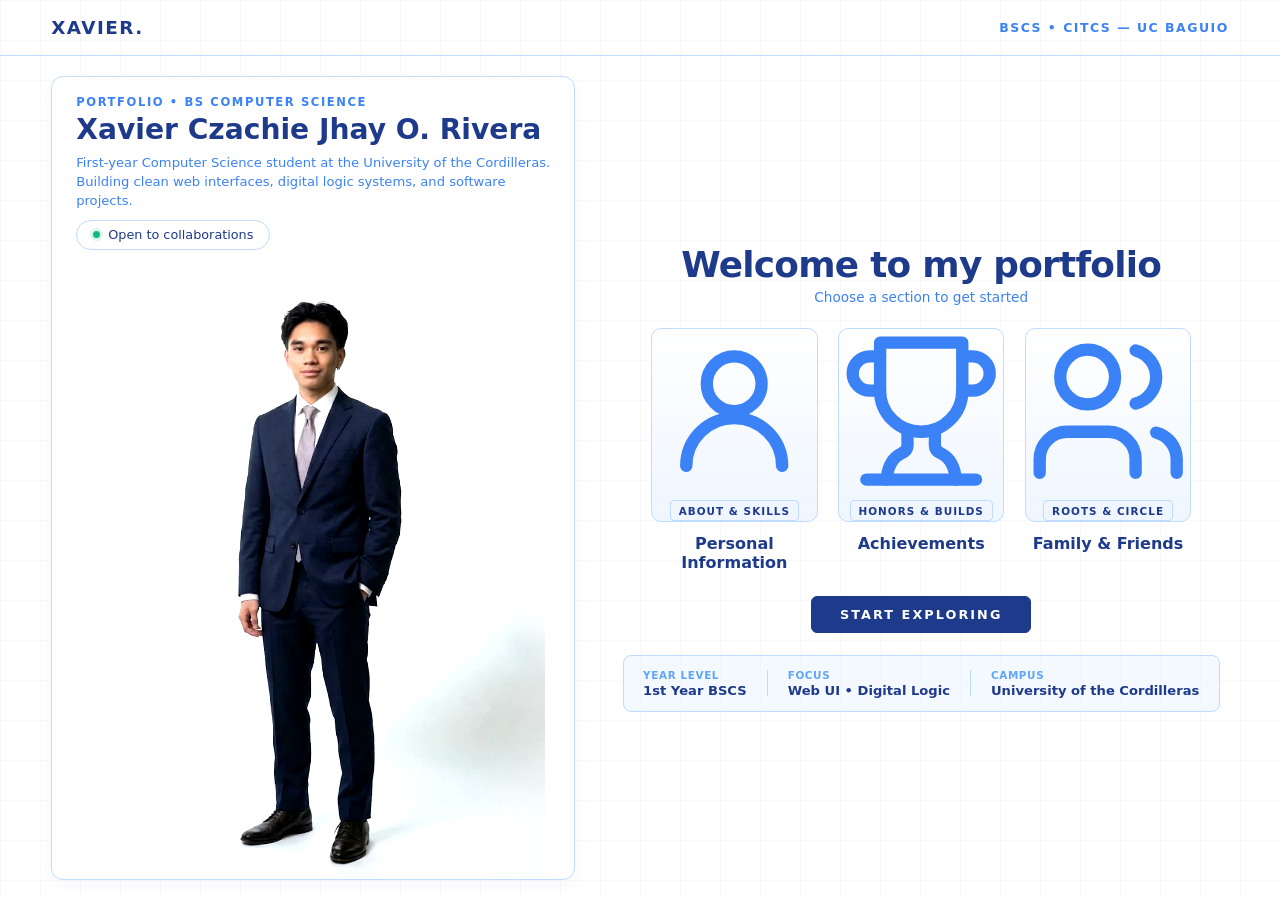
<file: index.html>
<!DOCTYPE html>
<html lang="en">
<head>
  <meta charset="UTF-8" />
  <meta name="viewport" content="width=device-width, initial-scale=1.0" />
  <title>Xavier Czachie Jhay O. Rivera | Portfolio</title>
  <link rel="stylesheet" href="style.css" />
</head>
<body class="home-page">
  <header class="top-bar">
    <div class="brand">XAVIER.</div>
    <span class="course-tag">BSCS • CITCS — UC BAGUIO</span>
  </header>

  <main class="home-stage">
    <!-- LEFT COLUMN -->
    <section class="left-identity">
      <div class="identity-text">
        <span class="kicker">PORTFOLIO • BS COMPUTER SCIENCE</span>
        <h1 class="main-name">Xavier Czachie Jhay O. Rivera</h1>
        <p class="intro-copy">
          First-year Computer Science student at the University of the Cordilleras. 
          Building clean web interfaces, digital logic systems, and software projects.
        </p>
        <div class="status-badge status-inline">
  <span class="status-dot"></span> Open to collaborations
</div>
      </div>

      <div class="full-body-box">
        <img src="photo.jpg" alt="Xavier Rivera full-body portrait" />
      </div>
    </section>

    <!-- RIGHT COLUMN -->
    <section class="right-picker">
      <h2 class="picker-heading">Welcome to my portfolio</h2>
      <p class="picker-sub">Choose a section to get started</p>

      <div class="picker-grid">
        <!-- Personal Information: User / ID Profile Icon -->
        <a href="personal-info.html" class="picker-card">
          <div class="picker-avatar">
            <svg class="avatar-icon" viewBox="0 0 24 24" fill="none" stroke="currentColor" stroke-width="1.8" stroke-linecap="round" stroke-linejoin="round" aria-hidden="true">
              <circle cx="12" cy="8" r="4"></circle>
              <path d="M5 20a7 7 0 0 1 14 0"></path>
            </svg>
            <span class="avatar-tag">ABOUT &amp; SKILLS</span>
          </div>
          <span class="picker-label">Personal Information</span>
        </a>

        <!-- Achievements: Trophy / Award Icon -->
        <a href="achievements.html" class="picker-card">
          <div class="picker-avatar">
            <svg class="avatar-icon" viewBox="0 0 24 24" fill="none" stroke="currentColor" stroke-width="1.8" stroke-linecap="round" stroke-linejoin="round" aria-hidden="true">
              <path d="M6 9H4.5a2.5 2.5 0 0 1 0-5H6"></path>
              <path d="M18 9h1.5a2.5 2.5 0 0 0 0-5H18"></path>
              <path d="M4 22h16"></path>
              <path d="M10 14.66V17c0 .55-.47.98-.97 1.21C7.85 18.75 7 20.24 7 22"></path>
              <path d="M14 14.66V17c0 .55.47.98.97 1.21C16.15 18.75 17 20.24 17 22"></path>
              <path d="M18 2H6v7a6 6 0 0 0 12 0V2Z"></path>
            </svg>
            <span class="avatar-tag">HONORS &amp; BUILDS</span>
          </div>
          <span class="picker-label">Achievements</span>
        </a>

        <!-- Family & Friends: Users / Community Group Icon -->
        <a href="family.html" class="picker-card">
          <div class="picker-avatar">
            <svg class="avatar-icon" viewBox="0 0 24 24" fill="none" stroke="currentColor" stroke-width="1.8" stroke-linecap="round" stroke-linejoin="round" aria-hidden="true">
              <path d="M16 21v-2a4 4 0 0 0-4-4H6a4 4 0 0 0-4 4v2"></path>
              <circle cx="9" cy="7" r="4"></circle>
              <path d="M22 21v-2a4 4 0 0 0-3-3.87"></path>
              <path d="M16 3.13a4 4 0 0 1 0 7.75"></path>
            </svg>
            <span class="avatar-tag">ROOTS &amp; CIRCLE</span>
          </div>
          <span class="picker-label">Family &amp; Friends</span>
        </a>
      </div>

      <a href="personal-info.html" class="enter-btn">START EXPLORING</a>
      <div class="focus-strip home-strip anim-item" style="--delay: 0.3s">
  <div class="focus-item">
    <span class="focus-label">Year Level</span>
    <span class="focus-val">1st Year BSCS</span>
  </div>
  <div class="focus-divider"></div>
  <div class="focus-item">
    <span class="focus-label">Focus</span>
    <span class="focus-val">Web UI • Digital Logic</span>
  </div>
  <div class="focus-divider"></div>
  <div class="focus-item">
    <span class="focus-label">Campus</span>
    <span class="focus-val">University of the Cordilleras</span>
  </div>
</div>
    </section>
  </main>
</body>
</html>
</file>
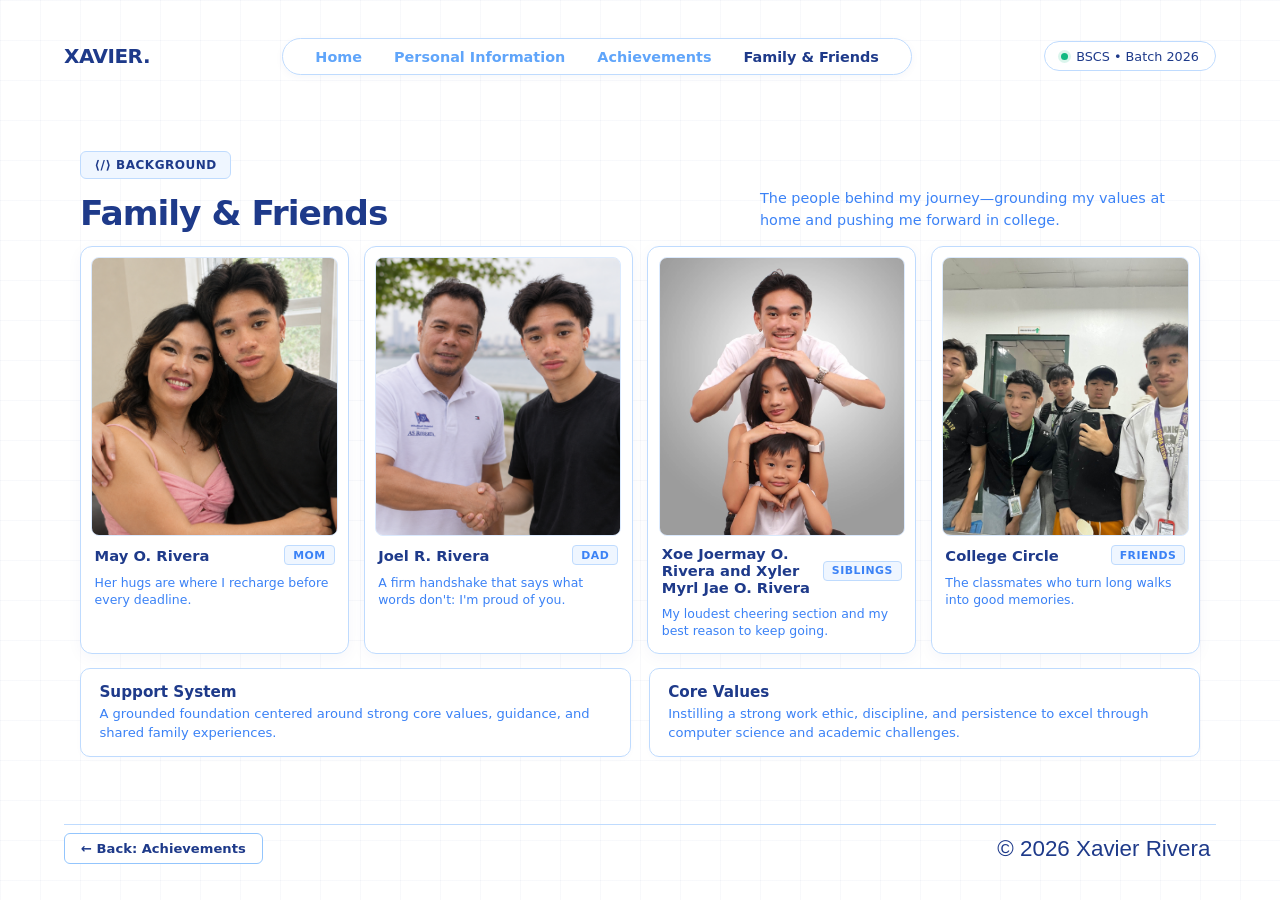
<file: family.html>
<!DOCTYPE html>
<html lang="en">
<head>
  <meta charset="UTF-8" />
  <meta name="viewport" content="width=device-width, initial-scale=1.0" />
  <title>Family &amp; Friends | Xavier Czachie Jhay O. Rivera</title>
  <link rel="stylesheet" href="style.css" />
  <style>
    .family-main {
      flex: 1;
      display: flex;
      flex-direction: column;
      justify-content: center;
      gap: 0.9rem;
      max-width: 1120px;
      width: 100%;
      margin: 0 auto;
      min-height: 0;
    }

    .family-top {
      display: flex;
      justify-content: space-between;
      align-items: flex-end;
      gap: 1rem;
      flex-wrap: wrap;
    }

    /* 3-Column Portrait Grid */
    .family-photo-grid {
      display: grid;
      grid-template-columns: repeat(3, 1fr);
      gap: 1.1rem;
      width: 100%;
    }

    .family-photo-card {
      background: #ffffff;
      border: 1px solid #bfdbfe;
      border-radius: 12px;
      padding: 0.65rem;
      display: flex;
      flex-direction: column;
      gap: 0.55rem;
      box-shadow: 0 4px 16px rgba(30, 58, 138, 0.04);
      transition: transform 0.25s cubic-bezier(0.16, 1, 0.3, 1),
                  border-color 0.25s ease,
                  box-shadow 0.25s ease;
    }

    .family-photo-card:hover {
      transform: translateY(-3px);
      border-color: #93c5fd;
      box-shadow: 0 10px 24px rgba(30, 58, 138, 0.08);
    }

    .portrait-frame {
      width: 100%;
      height: 36vh;
      max-height: 310px;
      min-height: 200px;
      border-radius: 8px;
      overflow: hidden;
      background: #eff6ff;
      border: 1px solid #dbeafe;
    }

    .portrait-frame img {
      width: 100%;
      height: 100%;
      object-fit: cover;
      object-position: center 20%;
      display: block;
    }

    .photo-meta {
      display: flex;
      justify-content: space-between;
      align-items: center;
      padding: 0 0.2rem;
    }

    .photo-title {
      font-size: 0.92rem;
      font-weight: 800;
      color: #1E3A8A;
    }

    .photo-tag {
      font-size: 0.68rem;
      font-weight: 700;
      letter-spacing: 0.5px;
      text-transform: uppercase;
      color: #3b82f6;
      background: #eff6ff;
      border: 1px solid #bfdbfe;
      padding: 0.15rem 0.5rem;
      border-radius: 4px;
    }

    /* Bottom 2-Column Values Strip */
    .values-row {
      display: grid;
      grid-template-columns: 1fr 1fr;
      gap: 1.1rem;
      width: 100%;
    }

    .value-box {
      background: #ffffff;
      border: 1px solid #bfdbfe;
      border-radius: 10px;
      padding: 0.85rem 1.15rem;
      box-shadow: 0 2px 6px rgba(30, 58, 138, 0.02);
    }

    .value-box h3 {
      font-size: 0.95rem;
      font-weight: 800;
      color: #1E3A8A;
      margin-bottom: 0.2rem;
    }

    .value-box p {
      font-size: 0.82rem;
      line-height: 1.45;
      color: #3b82f6;
    }

    /* Fix clipped cursive signature in footer */
    .footer .signature {
      white-space: nowrap;
      padding-right: 0.35rem;
    }

    @media (max-width: 900px) {
      html, body, .app-container {
        height: auto;
        min-height: 100vh;
        overflow: auto;
      }

      .family-photo-grid {
        grid-template-columns: 1fr;
      }

      .values-row {
        grid-template-columns: 1fr;
      }

      .portrait-frame {
        height: 320px;
        max-height: none;
      }
    }

        /* ===== FAMILY PAGE ADD-ONS (delete this block to undo) ===== */
    .family-photo-grid.four-up {
      grid-template-columns: repeat(4, 1fr);
      gap: 0.9rem;
    }

    .four-up .portrait-frame {
      height: 31vh;
      max-height: 300px;
      min-height: 190px;
    }

    .photo-desc {
      font-size: 0.78rem;
      line-height: 1.4;
      color: #3b82f6;
      padding: 0 0.2rem 0.15rem;
    }

    @media (max-width: 900px) {
      .family-photo-grid.four-up { grid-template-columns: 1fr 1fr; }
      .four-up .portrait-frame { height: 260px; min-height: 0; max-height: none; }
    }

    @media (max-width: 560px) {
      .family-photo-grid.four-up { grid-template-columns: 1fr; }
    }
    
  </style>
</head>
<body>
  <div class="app-container">
    <nav class="navbar">
      <a href="index.html" class="brand-logo">XAVIER.</a>

      <ul class="nav-pill-container">
        <li><a href="index.html" class="nav-link">Home</a></li>
        <li><a href="personal-info.html" class="nav-link">Personal Information</a></li>
        <li><a href="achievements.html" class="nav-link">Achievements</a></li>
        <li><a href="family.html" class="nav-link active">Family &amp; Friends</a></li>
      </ul>

      <div class="status-badge">
        <span class="status-dot"></span>
        <span>BSCS • Batch 2026</span>
      </div>
    </nav>

    <main class="family-main">
      <div class="family-top">
        <div>
          <span class="cs-badge">⟨/⟩ BACKGROUND</span>
          <h1 class="page-heading">Family &amp; Friends</h1>
        </div>
        <p class="about-summary" style="max-width: 440px;">
          The people behind my journey—grounding my values at home and pushing me forward in college.
        </p>
      </div>

        <section class="family-photo-grid four-up" aria-label="Family and Friends Photos">
        <!-- 1. Mom -->
        <article class="family-photo-card">
          <div class="portrait-frame">
            <img src="mom-hug.jpg" alt="Xavier hugging his mom" />
          </div>
          <div class="photo-meta">
            <span class="photo-title">May O. Rivera</span>
            <span class="photo-tag">Mom</span>
          </div>
          <p class="photo-desc">Her hugs are where I recharge before every deadline.</p>
        </article>

        <!-- 2. Dad -->
        <article class="family-photo-card">
          <div class="portrait-frame">
            <img src="dad-handshake.jpg" alt="Xavier shaking hands with his dad" />
          </div>
          <div class="photo-meta">
            <span class="photo-title">Joel R. Rivera</span>
            <span class="photo-tag">Dad</span>
          </div>
          <p class="photo-desc">A firm handshake that says what words don't: I'm proud of you.</p>
        </article>

        <!-- 3. Siblings -->
        <article class="family-photo-card">
          <div class="portrait-frame">
            <img src="siblings.jpg" alt="Xavier with his siblings" />
          </div>
          <div class="photo-meta">
            <span class="photo-title">Xoe Joermay O. Rivera and Xyler Myrl Jae O. Rivera</span>
            <span class="photo-tag">Siblings</span>
          </div>
          <p class="photo-desc">My loudest cheering section and my best reason to keep going.</p>
        </article>

        <!-- 4. Friends -->
        <article class="family-photo-card">
          <div class="portrait-frame">
            <img src="friends.jpg" alt="Xavier with his college friends" />
          </div>
          <div class="photo-meta">
            <span class="photo-title">College Circle</span>
            <span class="photo-tag">Friends</span>
          </div>
          <p class="photo-desc">The classmates who turn long walks into good memories.</p>
        </article>
      </section>
      
      <section class="values-row">
        <div class="value-box">
          <h3>Support System</h3>
          <p>
            A grounded foundation centered around strong core values, guidance, and shared family experiences.
          </p>
        </div>
        <div class="value-box">
          <h3>Core Values</h3>
          <p>
            Instilling a strong work ethic, discipline, and persistence to excel through computer science and academic challenges.
          </p>
        </div>
      </section>
    </main>

    <footer class="footer">
      <a href="achievements.html" class="btn btn-outline btn-sm">&larr; Back: Achievements</a>
      <span class="signature">© 2026 Xavier Rivera</span>
    </footer>
  </div>
</body>
</html>
</file>
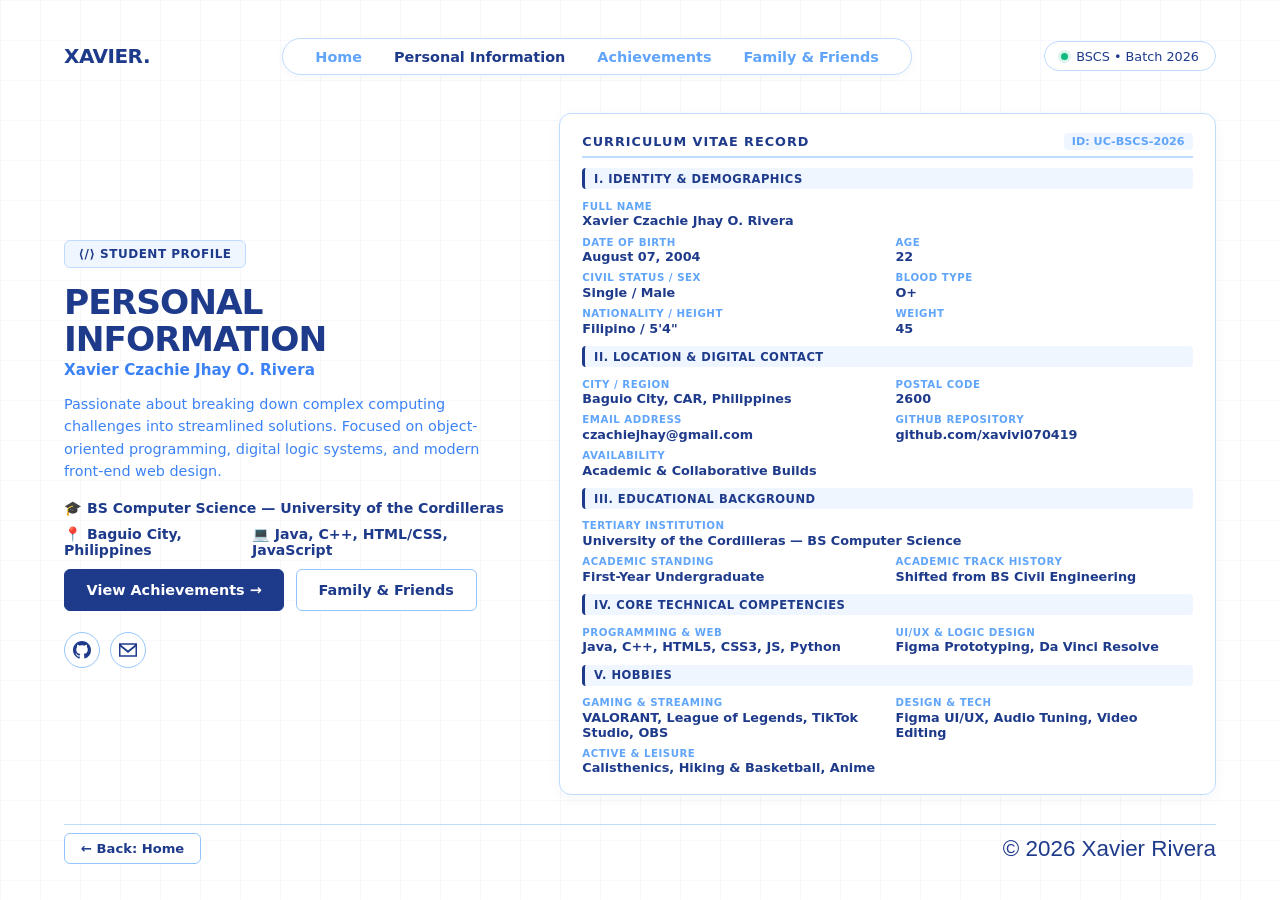
<file: personal-info.html>
<!DOCTYPE html>
<html lang="en">
<head>
  <meta charset="UTF-8">
  <meta name="viewport" content="width=device-width, initial-scale=1.0">
  <title>Xavier Rivera | Personal Information</title>
  <link rel="stylesheet" href="style.css">
</head>
<body>
  <div class="app-container">
    
    <!-- Top Pill Navbar (Synchronized across all pages) -->
    <header class="navbar">
      <a href="index.html" class="brand-logo">XAVIER.</a>
      <nav aria-label="Primary Navigation">
        <ul class="nav-pill-container">
          <li><a href="index.html" class="nav-link">Home</a></li>
          <li><a href="personal-info.html" class="nav-link active">Personal Information</a></li>
          <li><a href="achievements.html" class="nav-link">Achievements</a></li>
          <li><a href="family.html" class="nav-link">Family & Friends</a></li>
        </ul>
      </nav>
      <div class="status-badge">
        <span class="status-dot"></span> BSCS • Batch 2026
      </div>
    </header>

    <!-- Main Content Split View -->
    <main class="main-content">
      <div class="about-split-container">
        
        <!-- Left Column: Title, Bio & Quick Info -->
        <div class="about-left">
          <div class="anim-item" style="--delay: 0.05s;">
            <span class="cs-badge">⟨/⟩ Student Profile</span>
            <h1 class="page-heading">PERSONAL INFORMATION</h1>
            <p class="page-subheading">Xavier Czachie Jhay O. Rivera</p>
          </div>

          <p class="about-summary anim-item" style="--delay: 0.12s;">
            Passionate about breaking down complex computing challenges into streamlined solutions. Focused on object-oriented programming, digital logic systems, and modern front-end web design.
          </p>

          <div class="about-bio-list anim-item" style="--delay: 0.18s;">
            <div class="about-bio-item">
              🎓 BS Computer Science — University of the Cordilleras
            </div>

            <div class="github-row">
              <div class="about-bio-item">
                📍 Baguio City, Philippines
              </div>

            <div class="about-bio-item">
              💻 Java, C++, HTML/CSS, JavaScript
            </div>
          </div>

          <div class="cta-group anim-item" style="--delay: 0.24s;">
            <a href="achievements.html" class="btn btn-primary">View Achievements &rarr;</a>
            <a href="family.html" class="btn btn-outline">Family & Friends</a>
          </div>
        </div>

        <div class="inline-social-group">
           <a href="https://github.com/xavivi070419" target="_blank" rel="noopener noreferrer" class="inline-social-icon" title="GitHub">
            <svg width="18" height="18" fill="currentColor" viewBox="0 0 24 24"><path d="M12 0C5.37 0 0 5.37 0 12c0 5.31 3.435 9.795 8.205 11.385.6.105.825-.255.825-.57 0-.285-.015-1.23-.015-2.235-3.015.555-3.795-.735-4.035-1.41-.135-.345-.72-1.41-1.23-1.695-.42-.225-1.02-.78-.015-.795.945-.015 1.62.87 1.845 1.23 1.08 1.815 2.805 1.305 3.495.99.105-.78.42-1.305.765-1.605-2.67-.3-5.46-1.335-5.46-5.925 0-1.305.465-2.385 1.23-3.225-.12-.3-.54-1.53.12-3.18 0 0 1.005-.315 3.3 1.23.96-.27 1.98-.405 3-.405s2.04.135 3 .405c2.295-1.56 3.3-1.23 3.3-1.23.66 1.65.24 2.88.12 3.18.765.84 1.23 1.905 1.23 3.225 0 4.605-2.805 5.625-5.475 5.925.435.375.81 1.095.81 2.22 0 1.605-.015 2.895-.015 3.3 0 .315.225.69.825.57A12.02 12.02 0 0024 12c0-6.63-5.37-12-12-12z"/></svg>
              </a>
                <a href="mailto:czachiejhay@gmail.com" class="inline-social-icon" title="Email">
                  <svg width="18" height="18" fill="currentColor" viewBox="0 0 24 24"><path d="M0 3v18h24v-18h-24zm21.518 2l-9.518 7.713-9.518-7.713h19.036zm-19.518 14v-11.181l10 8.101 10-8.101v11.181h-20z"/></svg>
                </a>
              </div>
            </div>
        
        <!-- Right Column: Clean Administrative Data Record -->
        <div class="data-record-card anim-item" style="--delay: 0.2s;">
          <div class="data-record-header">
            <span class="data-record-title">Curriculum Vitae Record</span>
            <span class="record-id">ID: UC-BSCS-2026</span>
          </div>

          <!-- Section I: Identity & Demographics -->
          <div class="data-section-label">I. Identity & Demographics</div>
          <div class="data-grid">
            <div class="data-field span-2">
              <span class="field-label">Full Name</span>
              <span class="field-value">Xavier Czachie Jhay O. Rivera</span>
            </div>
            <div class="data-field">
              <span class="field-label">Date of Birth</span>
              <span class="field-value">August 07, 2004</span>
            </div>
            <div class="data-field">
              <span class="field-label">Age</span>
              <span class="field-value">22</span>
            </div>
            <div class="data-field">
              <span class="field-label">Civil Status / Sex</span>
              <span class="field-value">Single / Male</span>
            </div>
            <div class="data-field">
              <span class="field-label">Blood Type</span>
              <span class="field-value">O+</span>
            </div>
            <div class="data-field">
              <span class="field-label">Nationality / Height</span>
              <span class="field-value">Filipino / 5'4"</span>
            </div>
            <div class="data-field">
              <span class="field-label">Weight</span>
              <span class="field-value">45</span>
            </div>
          </div>

          <!-- Section II: Contact & Digital Presence (Privacy-Safe) -->
          <div class="data-section-label">II. Location & Digital Contact</div>
          <div class="data-grid">
            <div class="data-field">
              <span class="field-label">City / Region</span>
              <span class="field-value">Baguio City, CAR, Philippines</span>
            </div>
            <div class="data-field">
              <span class="field-label">Postal Code</span>
              <span class="field-value">2600</span>
            </div>
            <div class="data-field">
              <span class="field-label">Email Address</span>
              <span class="field-value">czachiejhay@gmail.com</span>
            </div>
            <div class="data-field">
              <span class="field-label">GitHub Repository</span>
              <span class="field-value">github.com/xavivi070419</span>
            </div>
            <div class="data-field">
              <span class="field-label">Availability</span>
              <span class="field-value">Academic & Collaborative Builds</span>
            </div>
          </div>

          <!-- Section III: Educational Background -->
          <div class="data-section-label">III. Educational Background</div>
          <div class="data-grid">
            <div class="data-field span-2">
              <span class="field-label">Tertiary Institution</span>
              <span class="field-value">University of the Cordilleras — BS Computer Science</span>
            </div>
            <div class="data-field">
              <span class="field-label">Academic Standing</span>
              <span class="field-value">First-Year Undergraduate</span>
            </div>
            <div class="data-field">
              <span class="field-label">Academic Track History</span>
              <span class="field-value">Shifted from BS Civil Engineering</span>
            </div>
          </div>

          <!-- Section IV: Core Technical Competencies -->
          <div class="data-section-label">IV. Core Technical Competencies</div>
          <div class="data-grid">
            <div class="data-field">
              <span class="field-label">Programming & Web</span>
              <span class="field-value">Java, C++, HTML5, CSS3, JS, Python</span>
            </div>
            <div class="data-field">
              <span class="field-label">UI/UX & Logic Design</span>
              <span class="field-value">Figma Prototyping, Da Vinci Resolve</span>
            </div>
          </div>

          <!-- Section V: Hobbies -->
          <div class="data-section-label">V. Hobbies</div>
          <div class="data-grid">
            <div class="data-field">
              <span class="field-label">Gaming &amp; Streaming</span>
              <span class="field-value">VALORANT, League of Legends, TikTok Studio, OBS</span>
            </div>
            <div class="data-field">
              <span class="field-label">Design &amp; Tech</span>
              <span class="field-value">Figma UI/UX, Audio Tuning, Video Editing</span>
            </div>
            <div class="data-field span-2">
              <span class="field-label">Active &amp; Leisure</span>
              <span class="field-value">Calisthenics, Hiking &amp; Basketball, Anime</span>
            </div>
          </div>
          
        </div>

      </div>
    </main>

    <!-- Footer -->
    <footer class="footer">
      <a href="index.html" class="btn btn-outline btn-sm">&larr; Back: Home</a>
      <div class="signature">© 2026 Xavier Rivera</div>
    </footer>

  </div>

  <script>
    document.addEventListener('click', function (e) {
      const link = e.target.closest('a');
      if (link && link.href && link.origin === window.location.origin && !link.target) {
        const href = link.getAttribute('href');
        if (href && href.endsWith('.html') && href !== window.location.pathname.split('/').pop()) {
          e.preventDefault();
          const targetUrl = link.href;
          const container = document.querySelector('.app-container');
          if (container) {
            container.style.transition = 'opacity 0.22s cubic-bezier(0.4, 0, 0.2, 1), transform 0.22s cubic-bezier(0.4, 0, 0.2, 1)';
            container.style.opacity = '0';
            container.style.transform = 'translateY(-8px)';
          }
          setTimeout(() => {
            window.location.href = targetUrl;
          }, 220);
        }
      }
    });
  </script>
</body>
</html>
</file>
<file: style.css>
/* ==========================================
   GLOBAL RESET & VIEWPORT LOCK (Zero-Scroll)
   ========================================== */
* {
  margin: 0;
  padding: 0;
  box-sizing: border-box;
}

html, body {
  width: 100vw;
  height: 100vh;
  overflow: hidden; 
  font-family: 'Inter', system-ui, -apple-system, sans-serif;
  background-color: #ffffff;
  /* Subtle graph paper grid background */
  background-image: linear-gradient(to right, rgba(30, 58, 138, 0.03) 1px, transparent 1px),
                    linear-gradient(to bottom, rgba(30, 58, 138, 0.03) 1px, transparent 1px);
  background-size: 40px 40px;
  color: #1E3A8A;
}

.app-container {
  display: flex;
  flex-direction: column;
  width: 100vw;
  height: 100vh;
  padding: 1.75rem 4rem;
  justify-content: space-between;
  will-change: opacity, transform;
  animation: portfolioEntrance 0.45s cubic-bezier(0.16, 1, 0.3, 1) forwards;
}

/* ==========================================
   NAVIGATION BAR (Pill Container Style)
   ========================================== */
.navbar {
  display: flex;
  justify-content: space-between;
  align-items: center;
  height: 56px;
  width: 100%;
}

.brand-logo {
  font-size: 1.25rem;
  font-weight: 800;
  letter-spacing: -0.5px;
  text-decoration: none;
  color: #1E3A8A;
}

/* Centered Pill Navigation Container */
.nav-pill-container {
  display: flex;
  gap: 2rem;
  list-style: none;
  background: #ffffff;
  border: 1px solid #bfdbfe;
  padding: 0.5rem 2rem;
  border-radius: 50px;
  box-shadow: 0 2px 8px rgba(30, 58, 138, 0.04);
}

.nav-link {
  text-decoration: none;
  color: #60a5fa;
  font-size: 0.9rem;
  font-weight: 600;
  transition: color 0.2s ease, transform 0.15s ease;
}

.nav-link:hover,
.nav-link.active {
  color: #1E3A8A;
}

.nav-link:active {
  transform: scale(0.95);
}

/* Right Status Badge */
.status-badge {
  display: flex;
  align-items: center;
  gap: 0.5rem;
  background: #ffffff;
  border: 1px solid #bfdbfe;
  padding: 0.4rem 1rem;
  border-radius: 50px;
  font-size: 0.8rem;
  font-weight: 500;
  color: #1E3A8A;
}

.status-dot {
  width: 7px;
  height: 7px;
  background-color: #10b981;
  border-radius: 50%;
  box-shadow: 0 0 0 3px rgba(16, 185, 129, 0.15);
}

/* ==========================================
   MAIN VIEWPORT CONTENT LAYOUT
   ========================================== */
.main-content {
  flex: 1;
  display: flex;
  align-items: center;
  justify-content: space-between;
  gap: 3rem;
  max-width: 1200px;
  width: 100%;
  margin: 0 auto;
}

.hero-text {
  max-width: 640px;
}

/* Computer Science Badge Tag */
.cs-badge {
  display: inline-flex;
  align-items: center;
  gap: 0.5rem;
  background: #eff6ff;
  border: 1px solid #bfdbfe;
  padding: 0.35rem 0.85rem;
  border-radius: 6px;
  font-size: 0.75rem;
  font-weight: 700;
  letter-spacing: 0.5px;
  color: #1E3A8A;
  text-transform: uppercase;
  margin-bottom: 0.85rem;
}

.greeting-tag {
  display: block;
  font-size: 0.95rem;
  font-weight: 500;
  color: #3b82f6;
  margin-bottom: 0.2rem;
}

.hero-title {
  font-size: clamp(2.8rem, 4.2vw, 4rem);
  font-weight: 900;
  letter-spacing: -1.5px;
  line-height: 1.02;
  margin-bottom: 1.15rem;
  color: #1E3A8A;
}

.hero-description {
  font-size: 1.05rem;
  line-height: 1.6;
  color: #3b82f6;
  margin-bottom: 1.5rem;
}

.hero-description strong {
  color: #1E3A8A;
}

/* ==========================================
   INTERACTIVE BUTTONS (3-Button Balanced Row)
   ========================================== */
.cta-group {
  display: flex;
  align-items: center;
  flex-wrap: wrap;
  gap: 0.75rem;
}

.btn {
  display: inline-flex;
  align-items: center;
  justify-content: center;
  gap: 0.45rem;
  padding: 0.75rem 1.35rem;
  font-weight: 600;
  font-size: 0.9rem;
  text-decoration: none;
  border-radius: 6px;
  transition: transform 0.15s cubic-bezier(0.4, 0, 0.2, 1), 
              background-color 0.2s ease, 
              border-color 0.2s ease,
              box-shadow 0.2s ease;
  will-change: transform;
}

.btn-primary {
  background: #1E3A8A;
  color: #ffffff;
  border: 1px solid #1E3A8A;
}

.btn-primary:hover {
  background: #172554;
  transform: translateY(-2px);
  box-shadow: 0 4px 12px rgba(30, 58, 138, 0.18);
}

.btn-outline {
  background: #ffffff;
  border: 1px solid #93c5fd;
  color: #1E3A8A;
}

.btn-outline:hover {
  background: #eff6ff;
  border-color: #1E3A8A;
  transform: translateY(-2px);
}

.btn:active {
  transform: scale(0.95) translateY(1px) !important;
}

/* ==========================================
   FOCUS / TELEMETRY STRIP
   ========================================== */
.focus-strip {
  display: inline-flex;
  align-items: center;
  gap: 1.25rem;
  margin-top: 1.65rem;
  padding: 0.8rem 1.2rem;
  background: rgba(239, 246, 255, 0.65);
  border: 1px solid #bfdbfe;
  border-radius: 8px;
}

.focus-item {
  display: flex;
  flex-direction: column;
  gap: 0.15rem;
}

.focus-label {
  font-size: 0.65rem;
  font-weight: 700;
  letter-spacing: 0.06em;
  color: #60a5fa;
  text-transform: uppercase;
}

.focus-val {
  font-size: 0.82rem;
  font-weight: 700;
  color: #1E3A8A;
}

.focus-divider {
  width: 1px;
  height: 26px;
  background: #bfdbfe;
}

/* ==========================================
   IMAGE CONTAINERS
   ========================================== */
.photo-wrapper {
  display: flex;
  justify-content: center;
  align-items: center;
}

.profile-img {
  max-height: 58vh;
  width: auto;
  object-fit: contain;
  border-radius: 10px;
  border: 1px solid #bfdbfe;
  box-shadow: 0 10px 28px rgba(30, 58, 138, 0.06);
  transition: transform 0.35s cubic-bezier(0.16, 1, 0.3, 1), box-shadow 0.35s ease;
}

.profile-img:hover {
  transform: translateY(-3px);
  box-shadow: 0 14px 32px rgba(30, 58, 138, 0.1);
}

/* ==========================================
   SUBPAGE CARDS GRID
   ========================================== */
.page-grid {
  display: grid;
  grid-template-columns: repeat(auto-fit, minmax(280px, 1fr));
  gap: 1.5rem;
  width: 100%;
}

.card {
  padding: 2rem;
  border: 1px solid #bfdbfe;
  border-radius: 8px;
  background: #ffffff;
  box-shadow: 0 2px 6px rgba(30, 58, 138, 0.02);
  transition: transform 0.25s cubic-bezier(0.16, 1, 0.3, 1), box-shadow 0.25s ease, border-color 0.25s ease;
}

.card:hover {
  transform: translateY(-3px);
  border-color: #93c5fd;
  box-shadow: 0 8px 20px rgba(30, 58, 138, 0.06);
}

.card h3 {
  margin-bottom: 0.5rem;
  font-size: 1.25rem;
  color: #1E3A8A;
}

.card p {
  color: #3b82f6;
  font-size: 0.95rem;
  line-height: 1.5;
}

/* ==========================================
   FOOTER (Social Icons & Signature)
   ========================================== */
.footer {
  display: flex;
  justify-content: space-between;
  align-items: center;
  height: 48px;
  border-top: 1px solid #bfdbfe;
}

.social-links {
  display: flex;
  gap: 0.75rem;
}

.social-icon {
  display: flex;
  align-items: center;
  justify-content: center;
  width: 36px;
  height: 36px;
  border: 1px solid #93c5fd;
  border-radius: 50%;
  color: #1E3A8A;
  text-decoration: none;
  background: #ffffff;
  transition: transform 0.15s ease, background-color 0.2s ease, color 0.2s ease, border-color 0.2s ease;
}

.social-icon:hover {
  background: #1E3A8A;
  color: #ffffff;
  border-color: #1E3A8A;
  transform: translateY(-2px);
}

.social-icon:active {
  transform: scale(0.93);
}

.signature {
  font-family: 'Brush Script MT', cursive, sans-serif;
  font-size: 1.4rem;
  color: #1E3A8A;
}

/* ==========================================
   ANIMATIONS (Staggered & Non-Exaggerated)
   ========================================== */
@keyframes portfolioEntrance {
  0% { 
    opacity: 0; 
    transform: scale(0.985) translateY(8px); 
  }
  100% { 
    opacity: 1; 
    transform: scale(1) translateY(0); 
  }
}

@keyframes subtleFadeUp {
  0% {
    opacity: 0;
    transform: translateY(14px);
  }
  100% {
    opacity: 1;
    transform: translateY(0);
  }
}

.anim-item {
  opacity: 0;
  animation: subtleFadeUp 0.55s cubic-bezier(0.16, 1, 0.3, 1) forwards;
  animation-delay: var(--delay, 0s);
}

.anim-photo {
  opacity: 0;
  animation: subtleFadeUp 0.65s cubic-bezier(0.16, 1, 0.3, 1) 0.25s forwards;
}

/* ==========================================
   PERSONAL INFORMATION PAGE LAYOUT
   ========================================== */
.about-split-container {
  display: grid;
  grid-template-columns: 0.9fr 1.3fr;
  gap: 2.5rem;
  width: 100%;
  align-items: center;
}

.about-left {
  display: flex;
  flex-direction: column;
  gap: 0.9rem;
}

.page-heading {
  font-size: 2.15rem;
  font-weight: 900;
  letter-spacing: -1px;
  margin-top: 0.2rem;
  color: #1E3A8A;
  line-height: 1.05;
}

.page-subheading {
  font-size: 0.95rem;
  font-weight: 700;
  color: #3b82f6;
  margin-top: 0.25rem;
}

.about-summary {
  font-size: 0.9rem;
  line-height: 1.55;
  color: #3b82f6;
}

.about-bio-list {
  display: flex;
  flex-direction: column;
  gap: 0.65rem;
  margin: 0.2rem 0 0.4rem 0;
  font-size: 0.88rem;
  font-weight: 600;
  color: #1E3A8A;
}

.about-bio-item {
  display: flex;
  align-items: center;
  gap: 0.65rem;
}

.github-row {
  display: flex;
  align-items: center;
  justify-content: space-between;
  width: 100%;
  padding-right: 1rem;
}

.inline-social-group {
  display: flex;
  align-items: center;
  gap: 0.6rem;
}

.inline-social-icon {
  display: flex;
  align-items: center;
  justify-content: center;
  width: 36px;
  height: 36px;
  border: 1px solid #93c5fd;
  border-radius: 50%;
  color: #1E3A8A;
  text-decoration: none;
  background: #ffffff;
  transition: all 0.2s ease;
}

.inline-social-icon:hover {
  background: #1E3A8A;
  color: #ffffff;
  border-color: #1E3A8A;
  transform: translateY(-2px);
}

.btn-sm {
  padding: 0.45rem 1rem;
  font-size: 0.82rem;
}

/* Administrative Data Record Card (Zero-Scroll Fit) */
.data-record-card {
  background: #ffffff;
  border: 1px solid #bfdbfe;
  border-radius: 12px;
  padding: 1.15rem 1.4rem;
  display: flex;
  flex-direction: column;
  gap: 0.65rem;
  box-shadow: 0 4px 16px rgba(30, 58, 138, 0.04);
}

.data-record-header {
  display: flex;
  justify-content: space-between;
  align-items: center;
  border-bottom: 2px solid #bfdbfe;
  padding-bottom: 0.35rem;
}

.data-record-title {
  font-size: 0.8rem;
  font-weight: 800;
  letter-spacing: 1px;
  text-transform: uppercase;
  color: #1E3A8A;
}

.record-id {
  font-size: 0.7rem;
  font-weight: 700;
  color: #60a5fa;
  background: #eff6ff;
  padding: 0.15rem 0.5rem;
  border-radius: 4px;
}

.data-section-label {
  font-size: 0.72rem;
  font-weight: 800;
  letter-spacing: 0.5px;
  text-transform: uppercase;
  color: #1E3A8A;
  background: #eff6ff;
  padding: 0.22rem 0.55rem;
  border-radius: 4px;
  border-left: 3px solid #1E3A8A;
}

.data-grid {
  display: grid;
  grid-template-columns: 1fr 1fr;
  gap: 0.45rem 1rem;
}

.data-field {
  display: flex;
  flex-direction: column;
  gap: 0.1rem;
}

.data-field.span-2 {
  grid-column: span 2;
}

.field-label {
  font-size: 0.64rem;
  font-weight: 700;
  text-transform: uppercase;
  letter-spacing: 0.5px;
  color: #60a5fa;
}

.field-value {
  font-size: 0.8rem;
  font-weight: 600;
  color: #1E3A8A;
}

/* ==========================================
   ACHIEVEMENTS PAGE LAYOUT (Expanded Grid)
   ========================================== */
.achievements-main {
  flex-direction: column;
  justify-content: center;
  align-items: flex-start !important;
  gap: 1rem;
}

.achievements-grid {
  grid-template-columns: repeat(3, 1fr);
  gap: 1rem;
  width: 100%;
}

.featured-card {
  grid-column: span 1;
  grid-row: span 2;
}

/* =========================================================
   HOME PAGE ONLY (Scoped under body.home-page)
   ========================================================= */

html:has(body.home-page),
body.home-page {
  min-height: 100dvh;
  width: 100%;
  overflow-x: hidden;
  margin: 0;
  padding: 0;
  display: flex;
  flex-direction: column;
  font-family: 'Inter', system-ui, -apple-system, sans-serif;
  color: #1E3A8A;
  background-color: #ffffff;
  background-image:
    linear-gradient(to right, rgba(30, 58, 138, 0.03) 1px, transparent 1px),
    linear-gradient(to bottom, rgba(30, 58, 138, 0.03) 1px, transparent 1px);
  background-size: 40px 40px;
}

@media (min-width: 901px) and (min-height: 680px) {
  html:has(body.home-page),
  body.home-page {
    height: 100dvh;
    overflow: hidden;
  }
}

body.home-page .top-bar {
  flex: 0 0 56px;
  padding: 0 clamp(1.5rem, 4vw, 3.5rem);
  display: flex;
  align-items: center;
  justify-content: space-between;
  border-bottom: 1px solid #bfdbfe;
}

body.home-page .brand {
  font-weight: 900;
  font-size: 1.15rem;
  letter-spacing: 0.08em;
  color: #1E3A8A;
}

body.home-page .course-tag {
  font-size: 0.78rem;
  font-weight: 700;
  letter-spacing: 0.12em;
  color: #3b82f6;
}

body.home-page .home-stage {
  flex: 1 1 auto;
  min-height: 0;
  display: grid;
  grid-template-columns: 0.92fr 1.08fr;
  grid-template-rows: minmax(0, 1fr);
  gap: clamp(1.5rem, 3vw, 2.5rem);
  padding: clamp(1rem, 2.2vh, 1.75rem) clamp(1.5rem, 4vw, 3.5rem);
  align-items: stretch;
}

/* Left Column: Intro + Portrait */
body.home-page .left-identity {
  min-height: 0;
  display: grid;
  grid-template-rows: auto minmax(0, 1fr);
  padding: clamp(0.9rem, 2vh, 1.4rem) 1.5rem 0;
  background: #ffffff;
  border: 1px solid #bfdbfe;
  border-radius: 12px;
  box-shadow: 0 4px 16px rgba(30, 58, 138, 0.04);
  overflow: hidden;
}

body.home-page .kicker {
  display: block;
  font-size: 0.72rem;
  font-weight: 700;
  letter-spacing: 0.14em;
  color: #3b82f6;
  margin-bottom: 0.35rem;
}

body.home-page .main-name {
  font-size: clamp(1.45rem, 2.2vw, 2.1rem);
  font-weight: 800;
  line-height: 1.12;
  margin-bottom: 0.45rem;
  color: #1E3A8A;
}

body.home-page .intro-copy {
  font-size: clamp(0.82rem, 1.3vh, 0.92rem);
  line-height: 1.45;
  color: #3b82f6;
}

body.home-page .status-inline {
  display: inline-flex;
  margin-top: 0.6rem;
  margin-bottom: 0.6rem;
}

body.home-page .status-dot {
  animation: dotPulse 2s infinite;
}

@keyframes dotPulse {
  0%   { box-shadow: 0 0 0 0 rgba(16, 185, 129, 0.45); }
  100% { box-shadow: 0 0 0 8px rgba(16, 185, 129, 0); }
}

/* Full-Body Portrait Blend */
body.home-page .full-body-box {
  position: relative;
  min-height: 0;
  display: flex;
  align-items: flex-end;
  justify-content: center;
  background: transparent;
  overflow: hidden;
}

body.home-page .full-body-box img {
  display: block;
  width: auto;
  height: 100%;
  max-width: 100%;
  max-height: 100%;
  object-fit: contain;
  object-position: bottom center;
  filter: brightness(1.16) contrast(1.12);
  mix-blend-mode: multiply;
  -webkit-mask-image: radial-gradient(ellipse 68% 82% at 50% 52%, #000 62%, transparent 98%);
  mask-image: radial-gradient(ellipse 68% 82% at 50% 52%, #000 62%, transparent 98%);
}

body.home-page .photo-fallback {
  height: 100%;
  min-height: 180px;
  align-items: center;
  justify-content: center;
  text-align: center;
  padding: 1rem;
  font-size: 0.85rem;
  color: #3b82f6;
}

/* Right Column: Profile Picker */
body.home-page .right-picker {
  min-height: 0;
  display: flex;
  flex-direction: column;
  align-items: center;
  justify-content: center;
  text-align: center;
}

body.home-page .picker-heading {
  font-size: clamp(1.65rem, 2.8vw, 2.5rem);
  font-weight: 800;
  letter-spacing: -0.02em;
  margin-bottom: 0.25rem;
  color: #1E3A8A;
}

body.home-page .picker-sub {
  font-size: clamp(0.85rem, 1.4vh, 0.95rem);
  color: #3b82f6;
  margin-bottom: clamp(1.1rem, 2.5vh, 1.85rem);
}

body.home-page .picker-grid {
  display: flex;
  flex-wrap: wrap;
  justify-content: center;
  gap: clamp(0.9rem, 1.6vw, 1.35rem);
  margin-bottom: clamp(1.2rem, 2.6vh, 2rem);
}

body.home-page .picker-card {
  width: clamp(120px, 13vw, 175px);
  text-decoration: none;
  color: #3b82f6;
  display: flex;
  flex-direction: column;
  align-items: center;
}

body.home-page .picker-avatar {
  width: 100%;
  aspect-ratio: 1 / 1;
  border-radius: 10px;
  background: linear-gradient(180deg, #ffffff 0%, #eff6ff 100%);
  border: 1px solid #bfdbfe;
  display: flex;
  flex-direction: column;
  align-items: center;
  justify-content: center;
  gap: 0.45rem;
  margin-bottom: 0.75rem;
  transition: transform 200ms ease, border-color 200ms ease, box-shadow 200ms ease;
}

body.home-page .avatar-code {
  font-size: clamp(1.8rem, 2.4vw, 2.4rem);
  font-weight: 800;
  color: #1E3A8A;
}

body.home-page .avatar-tag {
  font-size: 0.65rem;
  font-weight: 700;
  letter-spacing: 0.1em;
  color: #1E3A8A;
  background: #eff6ff;
  padding: 0.22rem 0.5rem;
  border: 1px solid #bfdbfe;
  border-radius: 4px;
}

body.home-page .picker-label {
  font-size: 1rem;
  font-weight: 700;
  color: #1E3A8A;
  transition: color 200ms ease;
}

body.home-page .picker-card:hover .picker-avatar {
  transform: scale(1.05);
  border-color: #1E3A8A;
  box-shadow: 0 10px 24px rgba(30, 58, 138, 0.12);
}

body.home-page .picker-card:hover .picker-label {
  color: #1E3A8A;
}

body.home-page .enter-btn {
  display: inline-block;
  padding: 0.65rem 1.75rem;
  background: #1E3A8A;
  border: 1px solid #1E3A8A;
  border-radius: 6px;
  color: #ffffff;
  text-decoration: none;
  font-size: 0.8rem;
  font-weight: 700;
  letter-spacing: 0.16em;
  transition: background-color 180ms ease, border-color 180ms ease;
}

body.home-page .enter-btn:hover {
  background: #172554;
  border-color: #172554;
}

body.home-page .home-strip {
  margin-top: clamp(1rem, 2.4vh, 1.75rem);
  text-align: left;
}

@media (max-width: 900px) {
  body.home-page .home-stage {
    grid-template-columns: 1fr;
    grid-template-rows: auto auto;
  }

  body.home-page .full-body-box {
    height: 280px;
  }
}

@media (max-height: 700px) {
  body.home-page .home-strip {
    display: none;
  }
}

/* =========================================================
   MOBILE VIEWPORT (<= 768px) — Scoped to Home Page
   ========================================================= */
@media (max-width: 768px) {
  html:has(body.home-page),
  body.home-page {
    height: auto;
    max-height: none;
    min-height: 100dvh;
    overflow-y: auto;
    overflow-x: hidden;
  }

  body.home-page .top-bar {
    flex: none;
    height: auto;
    min-height: 54px;
    padding: 0.75rem 1.25rem;
    flex-wrap: wrap;
    gap: 0.4rem;
  }

  body.home-page .brand {
    font-size: 1.05rem;
  }

  body.home-page .course-tag {
    font-size: 0.68rem;
    letter-spacing: 0.08em;
  }

  /* Stack Left Identity + Photo and Right Profile-Picker */
  body.home-page .home-stage {
    flex: none;
    height: auto;
    min-height: 0;
    grid-template-columns: 1fr;
    gap: 1.5rem;
    padding: 1.1rem 1.25rem 2rem;
    align-items: start;
  }

  body.home-page .left-identity {
    height: auto;
    padding: 1.1rem 1.1rem 0;
    overflow: visible;
  }

  body.home-page .main-name {
    font-size: 1.55rem;
  }

  body.home-page .intro-copy {
    font-size: 0.88rem;
  }

  /* Give the head-to-toe photo a dedicated mobile height so nothing crops */
  body.home-page .full-body-box {
    flex: none;
    height: 360px;
    margin-top: 1rem;
  }

  body.home-page .full-body-box img {
    width: auto;
    max-width: 100%;
    height: 100%;
    object-fit: contain;
    object-position: bottom center;
  }

  /* Profile Picker on Mobile */
  body.home-page .right-picker {
    padding-top: 0.25rem;
  }

  body.home-page .picker-heading {
    font-size: 1.65rem;
  }

  body.home-page .picker-grid {
    display: grid;
    grid-template-columns: repeat(3, minmax(0, 1fr));
    gap: 0.65rem;
    width: 100%;
    max-width: 440px;
    margin-bottom: 1.4rem;
  }

  body.home-page .picker-card {
    width: 100%;
  }

  body.home-page .picker-avatar {
    border-radius: 8px;
    gap: 0.3rem;
    margin-bottom: 0.45rem;
  }

  body.home-page .avatar-icon {
    width: 28px;
    height: 28px;
  }

  body.home-page .avatar-tag {
    font-size: 0.52rem;
    letter-spacing: 0.04em;
    padding: 0.16rem 0.32rem;
    white-space: nowrap;
  }

  body.home-page .picker-label {
    font-size: 0.78rem;
    line-height: 1.2;
  }

  body.home-page .enter-btn {
    width: 100%;
    max-width: 440px;
    text-align: center;
    padding: 0.75rem 1.25rem;
  }
}
</file>
